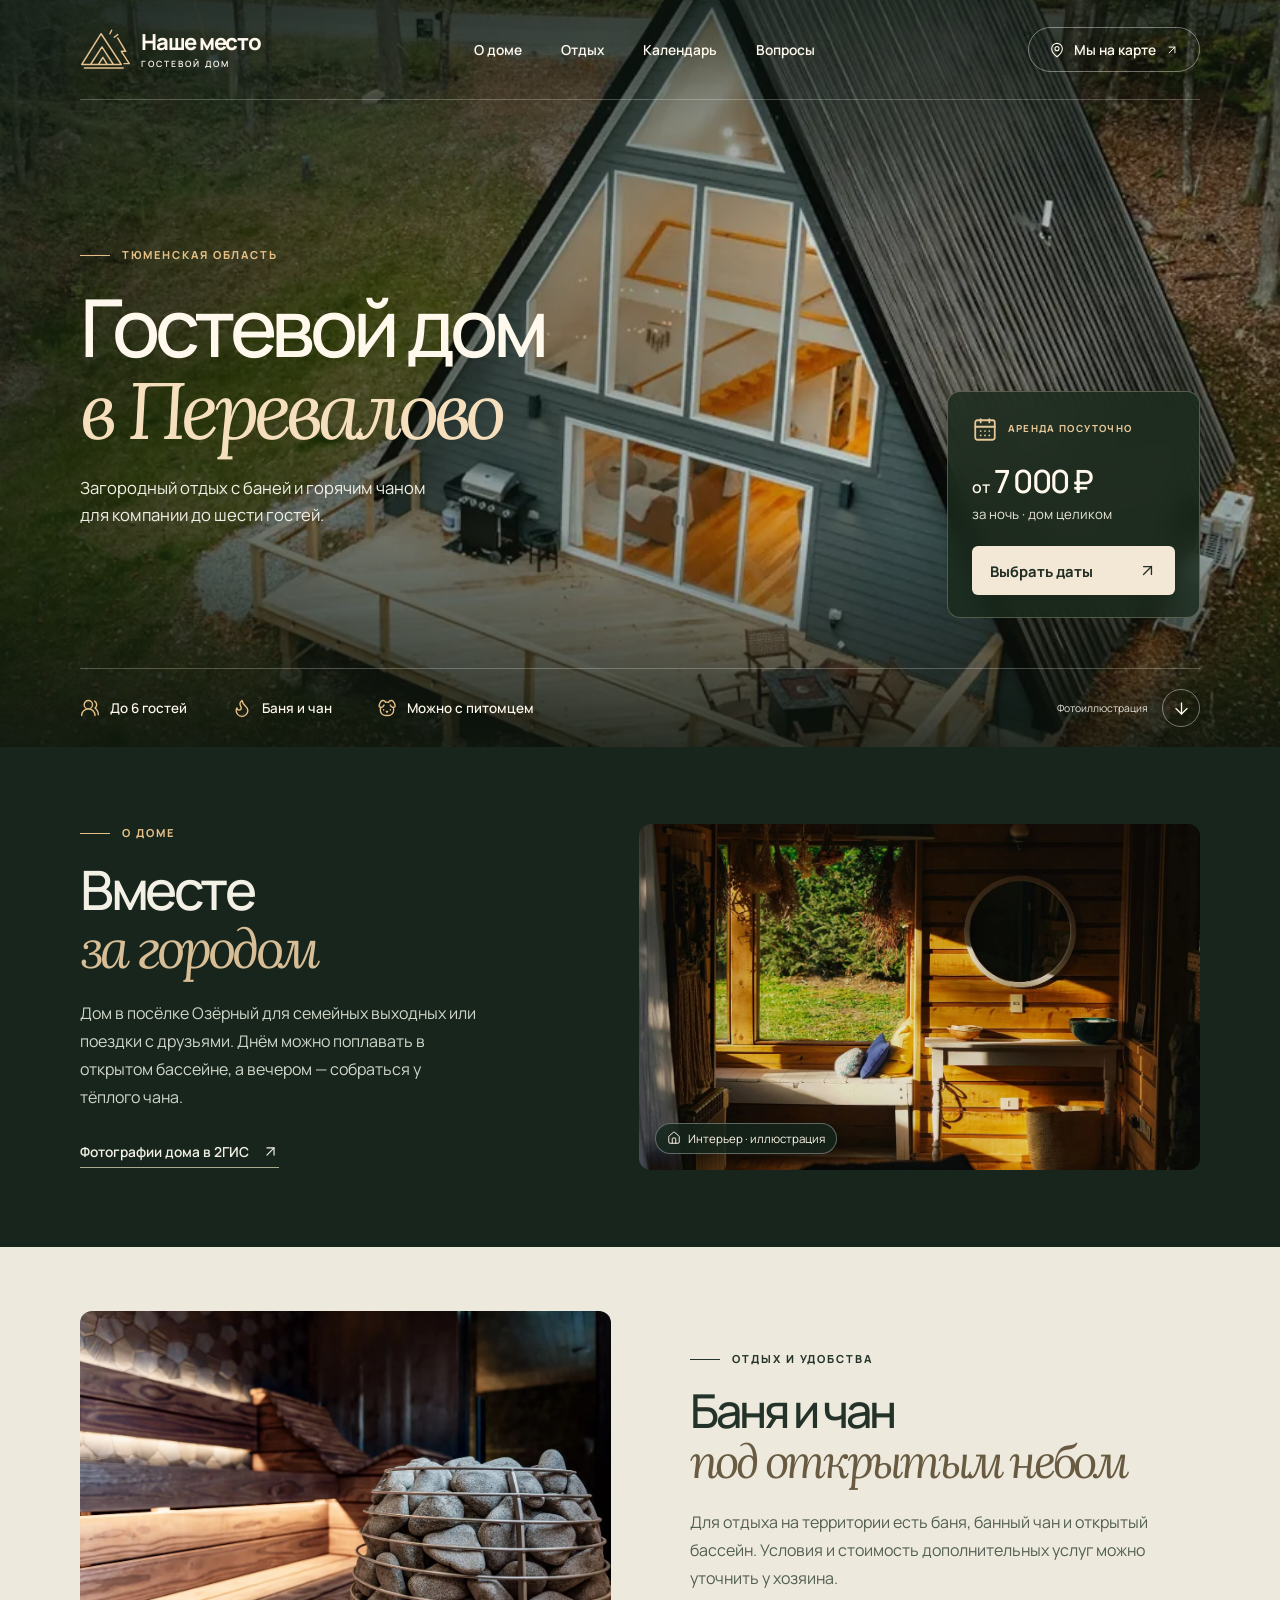
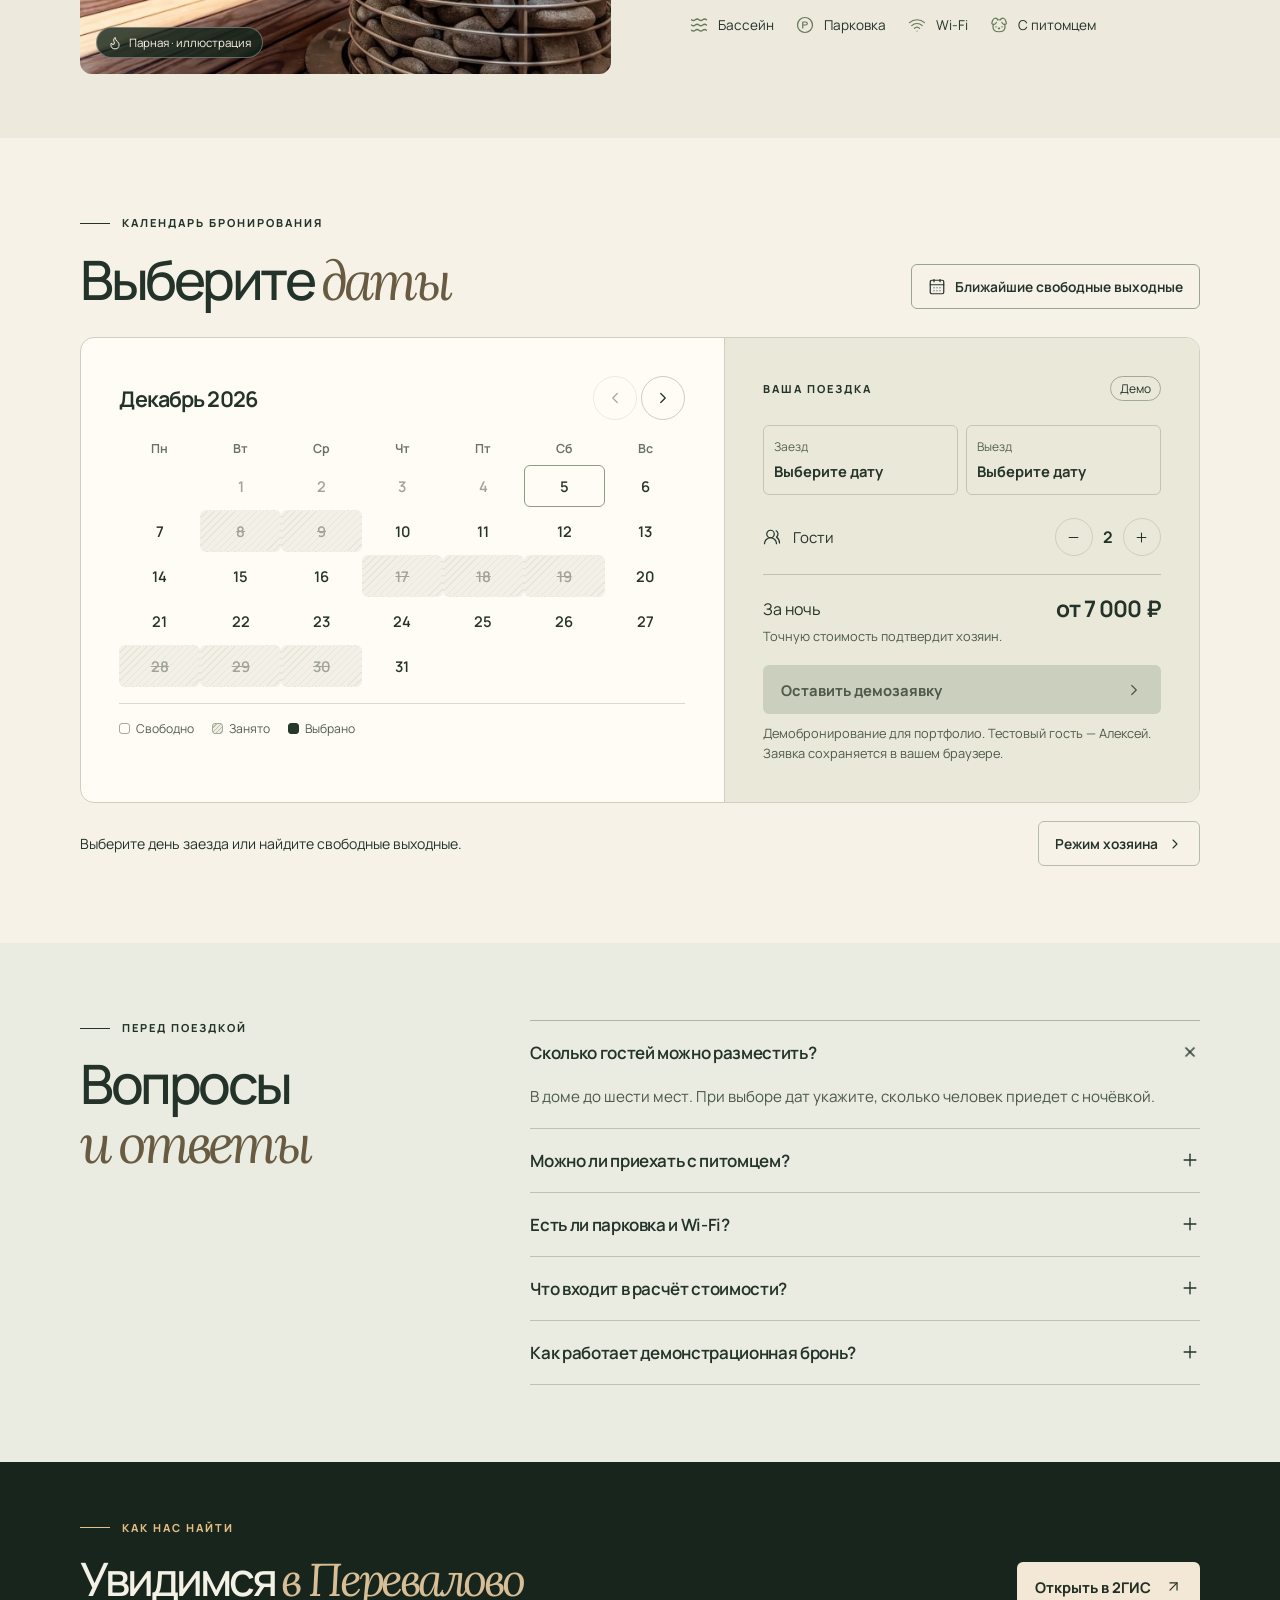
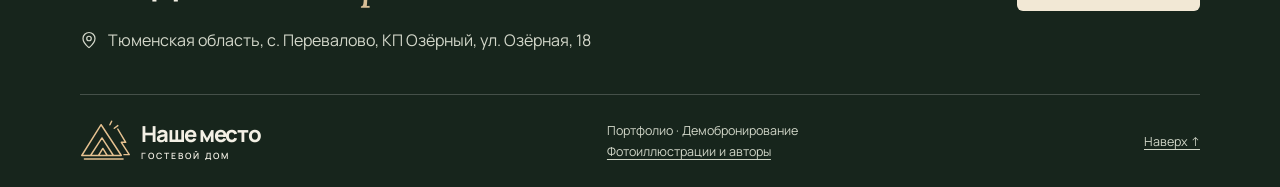
<file: index.html>
<!doctype html>
<html lang="ru" data-type="place">
  <head>
    <meta charset="utf-8" />
    <meta name="viewport" content="width=device-width, initial-scale=1" />
    <meta name="theme-color" content="#1c251e" />
    <meta
      name="description"
      content="Гостевой дом «Наше место» в Перевалово под Тюменью. Дом до шести гостей, баня и чан. Портфолио с демонстрационным календарём."
    />
    <meta
      property="og:title"
      content="Наше место — гостевой дом в Перевалово"
    />
    <meta
      property="og:description"
      content="Выберите свободные выходные и рассчитайте стоимость отдыха в демокалендаре."
    />
    <meta property="og:image" content="./photos/hero.webp" />
    <link rel="icon" href="./mark.svg" type="image/svg+xml" />
    <link
      rel="preload"
      as="image"
      media="(min-width: 641px)"
      href="./photos/hero.webp"
      fetchpriority="high"
    />
    <title>Наше место — гостевой дом в Перевалово</title>
    <script type="module" crossorigin src="./assets/index-8vX4NIQi.js"></script>
    <style>@font-face{font-family:Manrope Variable;font-style:normal;font-display:swap;font-weight:200 800;src:url([data-uri])format("woff2-variations");unicode-range:U+460-52F,U+1C80-1C8A,U+20B4,U+2DE0-2DFF,U+A640-A69F,U+FE2E-FE2F}@font-face{font-family:Manrope Variable;font-style:normal;font-display:swap;font-weight:200 800;src:url(assets/manrope-cyrillic-wght-normal-Dvxsihut.woff2)format("woff2-variations");unicode-range:U+301,U+400-45F,U+490-491,U+4B0-4B1,U+2116}@font-face{font-family:Manrope Variable;font-style:normal;font-display:swap;font-weight:200 800;src:url(assets/manrope-greek-wght-normal-DL7QRZyv.woff2)format("woff2-variations");unicode-range:U+370-377,U+37A-37F,U+384-38A,U+38C,U+38E-3A1,U+3A3-3FF}@font-face{font-family:Manrope Variable;font-style:normal;font-display:swap;font-weight:200 800;src:url(assets/manrope-vietnamese-wght-normal-usUDDRr7.woff2)format("woff2-variations");unicode-range:U+102-103,U+110-111,U+128-129,U+168-169,U+1A0-1A1,U+1AF-1B0,U+300-301,U+303-304,U+308-309,U+323,U+329,U+1EA0-1EF9,U+20AB}@font-face{font-family:Manrope Variable;font-style:normal;font-display:swap;font-weight:200 800;src:url(assets/manrope-latin-ext-wght-normal-Ch3YOpNY.woff2)format("woff2-variations");unicode-range:U+100-2BA,U+2BD-2C5,U+2C7-2CC,U+2CE-2D7,U+2DD-2FF,U+304,U+308,U+329,U+1D00-1DBF,U+1E00-1E9F,U+1EF2-1EFF,U+2020,U+20A0-20AB,U+20AD-20C0,U+2113,U+2C60-2C7F,U+A720-A7FF}@font-face{font-family:Manrope Variable;font-style:normal;font-display:swap;font-weight:200 800;src:url(assets/manrope-latin-wght-normal-DHIcAJRg.woff2)format("woff2-variations");unicode-range:U+??,U+131,U+152-153,U+2BB-2BC,U+2C6,U+2DA,U+2DC,U+304,U+308,U+329,U+2000-206F,U+20AC,U+2122,U+2191,U+2193,U+2212,U+2215,U+FEFF,U+FFFD}@font-face{font-family:Lora;font-style:italic;font-display:swap;font-weight:400;src:url(assets/lora-cyrillic-400-italic-BZqWJcgY.woff2)format("woff2"),url(assets/lora-cyrillic-400-italic-rXhP2Nh9.woff)format("woff")}@font-face{font-family:Lora;font-style:italic;font-display:swap;font-weight:400;src:url(assets/lora-latin-400-italic-DYjZp4sZ.woff2)format("woff2"),url(assets/lora-latin-400-italic-wRLkZNVE.woff)format("woff")}:root{color:#243329;font-synthesis:none;--green:#26382a;--dark:#17251c;--sand:#f2e8d5;--line:#cecfc1;--gold:#e5bf85;background:#f6f3eb;font-family:Manrope Variable,Arial,sans-serif}*{box-sizing:border-box}html{scroll-behavior:smooth;scroll-padding-top:16px}body{margin:0}button,a,input{font:inherit}button,a{-webkit-tap-highlight-color:transparent}a{color:inherit;text-decoration:none}button{cursor:pointer;color:inherit}button:disabled{cursor:default}button:focus-visible,a:focus-visible{outline-offset:3px;outline:3px solid #cf893d}button{background:0 0;border:0}img{object-fit:cover;width:100%;height:100%;display:block}svg{stroke-width:1.65px;flex-shrink:0}.wrap{width:min(87.5%,1360px);margin:0 auto}.skip{z-index:100;background:#fff;padding:14px;position:fixed;top:-100px;left:10px}.skip:focus{top:10px}.overline{letter-spacing:.18em;align-items:center;gap:12px;font-size:.69rem;font-weight:750;line-height:1.5;display:flex}.overline>span:first-child:empty{background:currentColor;width:30px;height:1px}.hero{isolation:isolate;color:#fff8ec;background:#354034;flex-direction:column;height:min(83svh,850px);min-height:640px;display:flex;position:relative}.hero-photo,.hero-shade{z-index:-2;position:absolute;inset:0}.hero-photo{object-position:50% 55%}.hero-shade{z-index:-1;background:linear-gradient(90deg,#0c160eb0,#10191152 42%,#1017130f 70%,#0f161140),linear-gradient(#0a140f8c,#0000 31% 71%,#0a120cc4)}.mast{z-index:4;border-bottom:1px solid #ffffff40;flex:none;justify-content:space-between;align-items:center;gap:24px;height:100px;display:flex;position:relative}.brand{align-items:center;gap:10px;display:inline-flex}.mark{color:#e5c190;width:51px;height:48px}.brand>span{letter-spacing:-.055em;font-size:1.38rem;font-weight:750;line-height:1.08}.brand small{letter-spacing:.23em;margin-top:6px;font-size:.54rem;font-weight:600;display:block}.nav{align-items:center;gap:clamp(20px,3vw,46px);display:flex}.nav a,.map-top{font-size:.86rem;font-weight:600}.nav a{border-bottom:1px solid #0000;padding:10px 0}.nav a:hover{border-color:var(--gold)}.map-top{border:1px solid #ffffff65;border-radius:30px;align-items:center;gap:9px;padding:12px 20px;display:inline-flex}.map-top:hover,.down:hover{background:#ffffff1f}.menu-toggle,.mobile-book{display:none!important}.hero-body{flex:1;justify-content:space-between;align-items:center;gap:30px;padding:44px 0 36px;display:flex}.hero-copy{animation:.65s ease-out both arrive}.hero-loc,.light-label{color:var(--gold)}h1,h2,h3,p{margin:0}h1,h2{letter-spacing:-.064em;font-weight:520}h1{margin:22px 0;font-size:clamp(4.2rem,6.25vw,7.1rem);line-height:1.03}h1 em,h2 em{letter-spacing:-.07em;font-family:Lora,Georgia,serif;font-weight:400}h1 em{color:#f5dfbd}.hero-copy p{color:#f1f0e6;font-size:clamp(.98rem,1.3vw,1.25rem);line-height:1.65}.hero-card{-webkit-backdrop-filter:blur(11px);backdrop-filter:blur(11px);background:#1a2a1dd1;border:1px solid #fbedd13f;border-radius:13px;align-self:flex-end;width:clamp(220px,19.8vw,300px);margin-bottom:14px;padding:25px 24px 22px;animation:.7s ease-out both arrive;box-shadow:0 14px 42px #111c171a}.card-head{color:#e6c797;align-items:center;gap:10px;display:flex}.card-head .overline{letter-spacing:.14em;font-size:.61rem}.card-price{letter-spacing:-.055em;white-space:nowrap;margin-top:19px;font-size:clamp(2rem,2.5vw,2.9rem);font-weight:550;line-height:1.2}.card-price>span{letter-spacing:0;font-size:1rem}.per-night{color:#e7e5d9;margin:5px 0 23px;font-size:.83rem}.primary,.book-button{background:var(--sand);color:#222e23;border-radius:6px;justify-content:space-between;align-items:center;gap:14px;min-height:49px;padding:13px 18px;font-size:.92rem;font-weight:720;transition:background .18s,transform .18s;display:inline-flex}.primary:hover{background:#fff3de;transform:translateY(-1px)}.hero-card .primary{width:100%}.hero-bottom{border-top:1px solid #ffffff40;justify-content:space-between;align-items:center;min-height:79px;display:flex}.quick-facts{gap:clamp(25px,3.5vw,65px);display:flex}.quick-facts span,.amenities span{align-items:center;gap:10px;display:inline-flex}.quick-facts span{font-size:.84rem;font-weight:550}.quick-facts svg{color:var(--gold);width:20px}.down{border:1px solid #ffffff65;border-radius:50%;place-items:center;width:38px;height:38px;display:grid}.dark-section,footer{background:var(--dark);color:#f3f0e5}.about{padding:clamp(60px,6vw,110px) 0}.about-grid,.rest-grid{grid-template-columns:.9fr 1.1fr;align-items:center;gap:9%;display:grid}h2{margin:18px 0 22px;font-size:clamp(2.8rem,4.25vw,5rem);line-height:1.07}h2 em{color:#685b42}.dark-section h2 em,footer h2 em{color:#d7be96}.about-text p,.rest-copy p,.footer-main p{font-size:1rem;line-height:1.75}.about-text p{color:#d0d6c9;max-width:40ch}.about-photo,.rest-photo{border-radius:12px;position:relative;overflow:hidden}.about-photo{aspect-ratio:1.62}.about-photo img,.rest-photo img{transition:transform .55s}.about-photo:hover img,.rest-photo:hover img{transform:scale(1.025)}.image-tag{color:#fff5e7;background:#15271dcf;border:1px solid #ffffff50;border-radius:20px;align-items:center;gap:7px;padding:7px 11px;font-size:.72rem;display:flex;position:absolute;bottom:16px;left:16px}.line-link{border-bottom:1px solid #a8aa91;align-items:center;gap:13px;margin-top:25px;padding:6px 0;font-size:.86rem;font-weight:600;display:inline-flex}.line-link:hover{color:var(--gold)}.rest-section{background:#ede9dd;padding:clamp(56px,5vw,82px) 0}.rest-grid{grid-template-columns:1.02fr .98fr;gap:7%}.rest-photo{aspect-ratio:1.46}.rest-copy h2{font-size:clamp(2.55rem,3.65vw,4.5rem)}.rest-copy p{color:#526052;max-width:47ch}.amenities{flex-wrap:wrap;gap:12px 22px;margin-top:24px;display:flex}.amenities span{font-size:.85rem}.amenities svg{color:#657957}.booking,.faq{padding:clamp(58px,6vw,100px) 0}.booking{background:#f6f2e8}.booking-heading,.calendar-head,.guests,.guests>span,.stepper,.total,.booking-tools,.reservation-intro,.dialog-top,.footer-main,.footer-end,.owner-actions{justify-content:space-between;align-items:center;gap:12px;display:flex}.booking-heading{align-items:flex-end;margin-bottom:28px}.booking-heading h2{margin-bottom:0}.weekend,.booking-tools button{border:1px solid #9aa590;border-radius:6px;justify-content:center;align-items:center;gap:9px;min-height:44px;padding:12px 16px;font-size:.86rem;font-weight:650;display:inline-flex}.weekend:hover,.booking-tools button:hover{background:#e8ebde}.book-layout{border:1px solid var(--line);background:#fffcf5;border-radius:14px;grid-template-columns:1.15fr .85fr;display:grid;overflow:hidden}.calendar,.reservation{padding:clamp(20px,3vw,48px)}.calendar-head{margin-bottom:20px}.calendar-head h3{text-transform:capitalize;letter-spacing:-.04em;font-size:1.35rem;font-weight:670}.month-buttons{gap:4px;display:flex}.month-buttons button,.stepper button,.close{border:1px solid #cfcebf;border-radius:50%;place-items:center;width:44px;height:44px;display:grid}.month-buttons button:disabled,.stepper button:disabled{opacity:.4}.weekdays,.days{text-align:center;grid-template-columns:repeat(7,minmax(0,1fr));display:grid}.weekdays{color:#687367;margin-bottom:8px;font-size:.78rem;font-weight:650}.days{row-gap:3px}.days button{border:1px solid #0000;border-radius:6px;min-height:42px;padding:0;font-size:.92rem;font-weight:600}.days button:not(:disabled):hover,.stepper button:not(:disabled):hover,.month-buttons button:not(:disabled):hover{background:#e6eddb}.days button:disabled{color:#a0a396}.days .blocked{background:repeating-linear-gradient(135deg,#f3f0e8 0 4px,#e8e5da 4px 5px);text-decoration:line-through}.days .today{border-color:#8e9c84}.days .in-range{background:#dde6d6}.days .selected,.days .selected:hover{color:#fff;background:var(--green)!important}.legend{color:#535d51;border-top:1px solid #d9dacd;flex-wrap:wrap;gap:18px;margin-top:16px;padding-top:16px;font-size:.76rem;display:flex}.legend span{align-items:center;gap:6px;display:flex}.legend i{border:1px solid #a3ab9b;border-radius:3px;width:11px;height:11px}.legend .taken{background:repeating-linear-gradient(135deg,#efeee5 0 2px,#bcbcad 2px 3px)}.legend .chosen{background:var(--green);border-color:var(--green)}.reservation{border-left:1px solid var(--line);background:#eae9d9}.demo-tag{border:1px solid #a1aa96;border-radius:20px;padding:3px 9px;font-size:.75rem}.date-summary{grid-template-columns:1fr 1fr;gap:8px;margin:24px 0 10px;display:grid}.date-summary>div{border:1px solid #c2c6b4;border-radius:6px;padding:12px 10px}.date-summary small{color:#556350;margin-bottom:5px;font-size:.75rem;display:block}.date-summary strong{font-size:.92rem}.change{text-underline-offset:3px;padding:5px 0;font-size:.84rem;text-decoration:underline}.guests{border-bottom:1px solid #bcc2af;padding:13px 0 18px}.guests>span{justify-content:flex-start;font-size:.94rem}.stepper{gap:10px}.stepper button{width:38px;height:38px}.total{margin:18px 0 3px}.total strong{letter-spacing:-.04em;font-size:1.42rem}.fine,.demo-note{color:#4e5a4b;font-size:.8rem;line-height:1.55}.book-button{background:var(--green);color:#fff;width:100%;margin:18px 0 10px}.book-button:disabled{color:#4e5949;background:#cbd0be}.book-button:not(:disabled):hover{background:#3d513e}.booking-tools{margin-top:18px;font-size:.88rem}.booking-tools button{border-color:#b4bdab;flex-shrink:0}.guest-status{border-left:3px solid #627a57;align-items:center;gap:12px;margin-top:18px;padding-left:12px;font-size:.9rem;line-height:1.65;display:flex}.faq{background:#eaece2}.faq-grid{grid-template-columns:.7fr 1.3fr;gap:8%;display:grid}.faq h2{margin-bottom:0}.questions{border-top:1px solid #aeb6a5}.question{border-bottom:1px solid #bdc3b2}.question summary{text-align:left;letter-spacing:-.02em;justify-content:space-between;align-items:center;gap:15px;width:100%;padding:20px 0;font-size:1.06rem;font-weight:620;display:flex}.question p{color:#4c5949;padding:0 32px 18px 0;font-size:.95rem;line-height:1.7}footer{padding:58px 0 22px}.footer-main{padding-bottom:40px}.footer-main h2{font-size:clamp(2.15rem,3.6vw,4.15rem)}.footer-main p{color:#d3d7ca;align-items:center;gap:10px;display:flex}.footer-main .primary{white-space:nowrap}.footer-end{border-top:1px solid #ffffff32;padding-top:22px}.footer-end>div,.back-top{color:#d2d7c9;font-size:.78rem;line-height:1.7}.footer-end>div a,.back-top{text-underline-offset:3px;text-decoration:underline}.owner-dialog{color:var(--green);background:#f8f5ea;border:0;border-radius:14px;width:min(470px,94vw);max-height:82svh;padding:0;box-shadow:0 20px 100px #0004}.owner-dialog::backdrop{background:#142219a8}.owner-inner{padding:26px}.owner-inner h2{font-size:2.1rem}.owner-inner p{margin-bottom:14px;line-height:1.6}.owner-list article{border-top:1px solid #c2c9bb;padding:14px 0}.owner-list small{font-weight:700}.owner-list h3{margin:7px 0}.owner-actions{justify-content:flex-start}.owner-actions button,.reset-box button{background:var(--green);color:#f7f2e9;border-radius:5px;padding:11px 13px}.owner-actions button+button,.reset-box button+button{color:var(--green);background:#e5e4d7}.reset-box{margin-top:16px}@keyframes arrive{0%{opacity:0;transform:translateY(9px)}to{opacity:1;transform:none}}@media (max-width:900px){.wrap{width:90%}.mast{height:82px}.map-top{padding:10px 12px}.nav{gap:20px}.hero{min-height:590px}.hero-card{padding:19px}.about-grid,.rest-grid,.faq-grid{gap:5%}.calendar,.reservation{padding:22px}.about-photo{aspect-ratio:1.3}}@media (max-width:680px){.wrap{width:89%}.hero{height:auto;min-height:clamp(560px,83svh,740px)}.hero-shade{background:linear-gradient(90deg,#0b190fc9,#10201736 87%),linear-gradient(#0e201354,#0000 52%,#0b160ed9)}.hero-photo{object-position:50% 52%}.mast{height:74px}.brand .mark{width:42px;height:42px}.brand>span{font-size:1.16rem}.brand small{font-size:.5rem}.map-top{display:none}.menu-toggle{width:44px;height:44px;color:inherit;border:1px solid #fff6;border-radius:50%;place-items:center;display:grid!important}.nav{display:none}.nav.opened{background:#233527;border-radius:8px;gap:1px;min-width:180px;padding:10px 18px;display:grid;position:absolute;top:64px;right:0;box-shadow:0 8px 36px #0004}.nav a{padding:13px 6px}.hero-body{align-items:center;padding:42px 0 34px}.hero-card{display:none}.mobile-book{margin-top:23px;display:inline-flex!important}.hero-loc{font-size:.62rem}.hero h1{margin:17px 0;font-size:clamp(2.9rem,10.5vw,4.4rem)}.hero-copy p{font-size:.96rem;line-height:1.6}.hero-bottom{min-height:76px}.quick-facts{justify-content:space-between;gap:6px;width:100%}.quick-facts span{flex-direction:column;align-items:flex-start;gap:3px;font-size:.69rem;display:flex}.quick-facts svg{width:18px;height:18px}.down{display:none}.about,.rest-section,.booking,.faq{padding:46px 0}.about-grid,.rest-grid,.faq-grid,.book-layout{grid-template-columns:1fr}.about-grid,.rest-grid,.faq-grid{gap:27px}h2{margin:13px 0 16px;font-size:2.8rem}.about-text h2 br{display:none}.about-text h2 br:after,.about-text h2 em:before{content:" "}.about-photo,.rest-photo{aspect-ratio:1.5}.rest-photo{order:2}.booking-heading{flex-direction:column;align-items:flex-start;gap:17px}.booking-heading h2{margin-bottom:0}.weekend{font-size:.8rem}.reservation{border-left:0;border-top:1px solid var(--line)}.calendar,.reservation{padding:17px}.days button{min-height:40px}.booking-tools{flex-direction:column;align-items:flex-start}.faq h2 br{display:none}.faq h2 em:before{content:" "}.question summary{font-size:1rem}.footer-main,.footer-end{flex-wrap:wrap;align-items:flex-start;gap:22px}.footer-main{flex-direction:column}.footer-main p{align-items:flex-start;font-size:.88rem}.footer-main p svg{margin-top:4px}.footer-end .back-top{margin-left:auto}.footer-end>div{order:2;width:100%}.footer-end{row-gap:15px}.owner-inner{padding:17px}.overline{font-size:.63rem}}@media (max-width:360px){.desktop-break{display:none}.quick-facts span{font-size:.64rem}.calendar,.reservation{padding:12px}.legend{gap:10px}.footer-main p{gap:6px}}@media (prefers-reduced-motion:reduce){html{scroll-behavior:auto}*,:before,:after{transition:none!important;animation:none!important}}.hero-credit{color:#e2e3d8;margin-left:auto;margin-right:14px;font-size:.65rem}@media (max-width:680px){.hero-credit{margin:0;font-size:.6rem;position:absolute;bottom:83px;right:5.5%}}.mobile-rate{display:none}@media (max-width:680px){.mobile-rate{color:#f8ddb4;margin-top:16px;font-size:.86rem;font-weight:700;display:block}.mobile-book{margin-top:12px}}.question summary{cursor:pointer;list-style:none}.question summary::-webkit-details-marker{display:none}.question[open] summary svg{transform:rotate(45deg)}.question summary:focus-visible{outline-offset:3px;outline:3px solid #cf893d}
</style>
  </head>
  <body>
    <div id="root"><a href="#house" class="skip">К содержанию</a><main><section class="hero" id="top" aria-labelledby="hero-title"><picture><source media="(max-width: 640px)" srcSet="./photos/hero-mobile.webp"/><img class="hero-photo" src="./photos/hero.webp" alt="" fetchPriority="high"/></picture><div class="hero-shade"></div><header class="wrap mast"><a class="brand" href="#top" aria-label="Наше место, в начало"><svg aria-hidden="true" viewBox="0 0 58 51" fill="none" class="mark"><g stroke="currentColor" stroke-width="1.65" stroke-linecap="round" stroke-linejoin="round"><path d="M2 42 24 7l23 35H2Zm10 0 13-20 13 20m-17 0 5-8 5 8M43 12l9 15h-5l9 14h-6M34 7l2-4m3 8 4-3M5 46h44"></path></g></svg><span>Наше место<small>ГОСТЕВОЙ ДОМ</small></span></a><nav aria-label="Основное меню" id="main-menu" class="nav"><a href="#house">О доме</a><a href="#rest">Отдых</a><a href="#booking">Календарь</a><a href="#faq">Вопросы</a></nav><a class="map-top" href="https://2gis.ru/tyumen/firm/70000001086782762" target="_blank" rel="noreferrer"><svg xmlns="http://www.w3.org/2000/svg" width="16" height="16" viewBox="0 0 24 24" fill="none" stroke="currentColor" stroke-width="2" stroke-linecap="round" stroke-linejoin="round" class="lucide lucide-map-pin" aria-hidden="true"><path d="M20 10c0 4.993-5.539 10.193-7.399 11.799a1 1 0 0 1-1.202 0C9.539 20.193 4 14.993 4 10a8 8 0 0 1 16 0"></path><circle cx="12" cy="10" r="3"></circle></svg> Мы на карте <svg xmlns="http://www.w3.org/2000/svg" width="14" height="14" viewBox="0 0 24 24" fill="none" stroke="currentColor" stroke-width="2" stroke-linecap="round" stroke-linejoin="round" class="lucide lucide-arrow-up-right" aria-hidden="true"><path d="M7 7h10v10"></path><path d="M7 17 17 7"></path></svg></a><button class="menu-toggle" style="visibility:hidden" aria-label="Открыть меню" aria-expanded="false" aria-controls="main-menu"><svg xmlns="http://www.w3.org/2000/svg" width="24" height="24" viewBox="0 0 24 24" fill="none" stroke="currentColor" stroke-width="2" stroke-linecap="round" stroke-linejoin="round" class="lucide lucide-menu" aria-hidden="true"><path d="M4 5h16"></path><path d="M4 12h16"></path><path d="M4 19h16"></path></svg></button></header><div class="wrap hero-body"><div class="hero-copy"><div class="overline hero-loc"><span></span> ТЮМЕНСКАЯ ОБЛАСТЬ</div><h1 id="hero-title">Гостевой дом<br/><em>в Перевалово</em></h1><p>Загородный отдых с баней и горячим чаном<br class="desktop-break"/> для компании до шести гостей.</p><div class="mobile-rate">От <!-- -->7 000 ₽<!-- --> за ночь</div><a class="mobile-book primary" href="#booking"><svg xmlns="http://www.w3.org/2000/svg" width="19" height="19" viewBox="0 0 24 24" fill="none" stroke="currentColor" stroke-width="2" stroke-linecap="round" stroke-linejoin="round" class="lucide lucide-calendar-days" aria-hidden="true"><path d="M8 2v3"></path><path d="M16 2v3"></path><rect x="3" y="3" width="18" height="18" rx="2"></rect><path d="M3 9h18"></path><path d="M8 13h.01"></path><path d="M12 13h.01"></path><path d="M16 13h.01"></path><path d="M8 17h.01"></path><path d="M12 17h.01"></path><path d="M16 17h.01"></path></svg>Выбрать даты</a></div><aside class="hero-card"><div class="card-head"><svg xmlns="http://www.w3.org/2000/svg" width="26" height="26" viewBox="0 0 24 24" fill="none" stroke="currentColor" stroke-width="1.45" stroke-linecap="round" stroke-linejoin="round" class="lucide lucide-calendar-days" aria-hidden="true"><path d="M8 2v3"></path><path d="M16 2v3"></path><rect x="3" y="3" width="18" height="18" rx="2"></rect><path d="M3 9h18"></path><path d="M8 13h.01"></path><path d="M12 13h.01"></path><path d="M16 13h.01"></path><path d="M8 17h.01"></path><path d="M12 17h.01"></path><path d="M16 17h.01"></path></svg><span class="overline">АРЕНДА ПОСУТОЧНО</span></div><div class="card-price"><span>от</span> <!-- -->7 000 ₽</div><div class="per-night">за ночь · дом целиком</div><a href="#booking" class="primary">Выбрать даты <svg xmlns="http://www.w3.org/2000/svg" width="19" height="19" viewBox="0 0 24 24" fill="none" stroke="currentColor" stroke-width="2" stroke-linecap="round" stroke-linejoin="round" class="lucide lucide-arrow-up-right" aria-hidden="true"><path d="M7 7h10v10"></path><path d="M7 17 17 7"></path></svg></a></aside></div><div class="wrap hero-bottom"><div class="quick-facts"><span><svg xmlns="http://www.w3.org/2000/svg" width="24" height="24" viewBox="0 0 24 24" fill="none" stroke="currentColor" stroke-width="2" stroke-linecap="round" stroke-linejoin="round" class="lucide lucide-users-round lucide-users-2" aria-hidden="true"><path d="M18 21a8 8 0 0 0-16 0"></path><circle cx="10" cy="8" r="5"></circle><path d="M22 20c0-3.37-2-6.5-4-8a5 5 0 0 0-.45-8.3"></path></svg>До 6 гостей</span><span><svg xmlns="http://www.w3.org/2000/svg" width="24" height="24" viewBox="0 0 24 24" fill="none" stroke="currentColor" stroke-width="2" stroke-linecap="round" stroke-linejoin="round" class="lucide lucide-flame" aria-hidden="true"><path d="M12 3q1 4 4 6.5t3 5.5a1 1 0 0 1-14 0 5 5 0 0 1 1-3 1 1 0 0 0 5 0c0-2-1.5-3-1.5-5q0-2 2.5-4"></path></svg>Баня и чан</span><span><svg xmlns="http://www.w3.org/2000/svg" width="24" height="24" viewBox="0 0 24 24" fill="none" stroke="currentColor" stroke-width="2" stroke-linecap="round" stroke-linejoin="round" class="lucide lucide-dog" aria-hidden="true"><path d="M11.25 16.25h1.5L12 17z"></path><path d="M16 14v.5"></path><path d="M4.42 11.247A13.152 13.152 0 0 0 4 14.556C4 18.728 7.582 21 12 21s8-2.272 8-6.444a11.702 11.702 0 0 0-.493-3.309"></path><path d="M8 14v.5"></path><path d="M8.5 8.5c-.384 1.05-1.083 2.028-2.344 2.5-1.931.722-3.576-.297-3.656-1-.113-.994 1.177-6.53 4-7 1.923-.321 3.651.845 3.651 2.235A7.497 7.497 0 0 1 14 5.277c0-1.39 1.844-2.598 3.767-2.277 2.823.47 4.113 6.006 4 7-.08.703-1.725 1.722-3.656 1-1.261-.472-1.855-1.45-2.239-2.5"></path></svg>Можно с питомцем</span></div><span class="hero-credit">Фотоиллюстрация</span><a href="#house" class="down" aria-label="Подробнее о доме"><svg xmlns="http://www.w3.org/2000/svg" width="19" height="19" viewBox="0 0 24 24" fill="none" stroke="currentColor" stroke-width="2" stroke-linecap="round" stroke-linejoin="round" class="lucide lucide-arrow-down" aria-hidden="true"><path d="M12 5v14"></path><path d="m19 12-7 7-7-7"></path></svg></a></div></section><section id="house" class="about dark-section"><div class="wrap about-grid"><div class="about-text"><div class="overline light-label"><span></span> О ДОМЕ</div><h2>Вместе<br/><em>за городом</em></h2><p>Дом в посёлке Озёрный для семейных выходных или поездки с друзьями. Днём можно поплавать в открытом бассейне, а вечером — собраться у тёплого чана.</p><a class="line-link" href="https://2gis.ru/tyumen/gallery/firm/70000001086782762" target="_blank" rel="noreferrer">Фотографии дома в 2ГИС <svg xmlns="http://www.w3.org/2000/svg" width="17" height="17" viewBox="0 0 24 24" fill="none" stroke="currentColor" stroke-width="2" stroke-linecap="round" stroke-linejoin="round" class="lucide lucide-arrow-up-right" aria-hidden="true"><path d="M7 7h10v10"></path><path d="M7 17 17 7"></path></svg></a></div><div class="about-photo"><img src="./photos/interior.webp" alt="Иллюстрация интерьера загородного дома" loading="lazy"/><span class="image-tag"><svg xmlns="http://www.w3.org/2000/svg" width="14" height="14" viewBox="0 0 24 24" fill="none" stroke="currentColor" stroke-width="2" stroke-linecap="round" stroke-linejoin="round" class="lucide lucide-house lucide-home" aria-hidden="true"><path d="M15 21v-8a1 1 0 0 0-1-1h-4a1 1 0 0 0-1 1v8"></path><path d="M3 10a2 2 0 0 1 .709-1.528l7-6a2 2 0 0 1 2.582 0l7 6A2 2 0 0 1 21 10v9a2 2 0 0 1-2 2H5a2 2 0 0 1-2-2z"></path></svg> Интерьер · иллюстрация</span></div></div></section><section id="rest" class="rest-section"><div class="wrap rest-grid"><div class="rest-photo"><img src="./photos/retreat.webp" alt="Деревянная парная с каменкой" loading="lazy"/><span class="image-tag"><svg xmlns="http://www.w3.org/2000/svg" width="14" height="14" viewBox="0 0 24 24" fill="none" stroke="currentColor" stroke-width="2" stroke-linecap="round" stroke-linejoin="round" class="lucide lucide-flame" aria-hidden="true"><path d="M12 3q1 4 4 6.5t3 5.5a1 1 0 0 1-14 0 5 5 0 0 1 1-3 1 1 0 0 0 5 0c0-2-1.5-3-1.5-5q0-2 2.5-4"></path></svg> Парная · иллюстрация</span></div><div class="rest-copy"><div class="overline"><span></span> ОТДЫХ И УДОБСТВА</div><h2>Баня и чан<br/><em>под открытым небом</em></h2><p>Для отдыха на территории есть баня, банный чан и открытый бассейн. Условия и стоимость дополнительных услуг можно уточнить у хозяина.</p><div class="amenities"><span><svg xmlns="http://www.w3.org/2000/svg" width="18" height="18" viewBox="0 0 24 24" fill="none" stroke="currentColor" stroke-width="2" stroke-linecap="round" stroke-linejoin="round" class="lucide lucide-waves-horizontal lucide-waves" aria-hidden="true"><path d="M2 12q2.5 2 5 0t5 0 5 0 5 0"></path><path d="M2 19q2.5 2 5 0t5 0 5 0 5 0"></path><path d="M2 5q2.5 2 5 0t5 0 5 0 5 0"></path></svg>Бассейн</span><span><svg xmlns="http://www.w3.org/2000/svg" width="18" height="18" viewBox="0 0 24 24" fill="none" stroke="currentColor" stroke-width="2" stroke-linecap="round" stroke-linejoin="round" class="lucide lucide-circle-letter-p lucide-parking-circle lucide-circle-parking" aria-hidden="true"><path d="M9 12h4a2 2 0 0 0 0-4H9.5a.5.5 0 0 0-.5.5V16"></path><circle cx="12" cy="12" r="10"></circle></svg>Парковка</span><span><svg xmlns="http://www.w3.org/2000/svg" width="18" height="18" viewBox="0 0 24 24" fill="none" stroke="currentColor" stroke-width="2" stroke-linecap="round" stroke-linejoin="round" class="lucide lucide-wifi" aria-hidden="true"><path d="M12 20h.01"></path><path d="M2 8.82a15 15 0 0 1 20 0"></path><path d="M5 12.859a10 10 0 0 1 14 0"></path><path d="M8.5 16.429a5 5 0 0 1 7 0"></path></svg>Wi-Fi</span><span><svg xmlns="http://www.w3.org/2000/svg" width="18" height="18" viewBox="0 0 24 24" fill="none" stroke="currentColor" stroke-width="2" stroke-linecap="round" stroke-linejoin="round" class="lucide lucide-dog" aria-hidden="true"><path d="M11.25 16.25h1.5L12 17z"></path><path d="M16 14v.5"></path><path d="M4.42 11.247A13.152 13.152 0 0 0 4 14.556C4 18.728 7.582 21 12 21s8-2.272 8-6.444a11.702 11.702 0 0 0-.493-3.309"></path><path d="M8 14v.5"></path><path d="M8.5 8.5c-.384 1.05-1.083 2.028-2.344 2.5-1.931.722-3.576-.297-3.656-1-.113-.994 1.177-6.53 4-7 1.923-.321 3.651.845 3.651 2.235A7.497 7.497 0 0 1 14 5.277c0-1.39 1.844-2.598 3.767-2.277 2.823.47 4.113 6.006 4 7-.08.703-1.725 1.722-3.656 1-1.261-.472-1.855-1.45-2.239-2.5"></path></svg>С питомцем</span></div></div></div></section><section class="booking" id="booking"><div class="wrap"><h2>Выберите <em>даты</em></h2><p>Для работы демокалендаря нужен JavaScript. Уточнить свободные даты у хозяина можно через 2ГИС.</p><a class="line-link" href="https://2gis.ru/tyumen/firm/70000001086782762">Связаться через 2ГИС <svg xmlns="http://www.w3.org/2000/svg" width="16" height="16" viewBox="0 0 24 24" fill="none" stroke="currentColor" stroke-width="2" stroke-linecap="round" stroke-linejoin="round" class="lucide lucide-arrow-up-right" aria-hidden="true"><path d="M7 7h10v10"></path><path d="M7 17 17 7"></path></svg></a></div></section><section id="faq" class="faq"><div class="wrap faq-grid"><div><div class="overline"><span></span> ПЕРЕД ПОЕЗДКОЙ</div><h2>Вопросы<br/><em>и ответы</em></h2></div><div class="questions"><details class="question" name="faq" open=""><summary>Сколько гостей можно разместить?<svg xmlns="http://www.w3.org/2000/svg" width="20" height="20" viewBox="0 0 24 24" fill="none" stroke="currentColor" stroke-width="2" stroke-linecap="round" stroke-linejoin="round" class="lucide lucide-plus" aria-hidden="true"><path d="M5 12h14"></path><path d="M12 5v14"></path></svg></summary><p>В доме до шести мест. При выборе дат укажите, сколько человек приедет с ночёвкой.</p></details><details class="question" name="faq"><summary>Можно ли приехать с питомцем?<svg xmlns="http://www.w3.org/2000/svg" width="20" height="20" viewBox="0 0 24 24" fill="none" stroke="currentColor" stroke-width="2" stroke-linecap="round" stroke-linejoin="round" class="lucide lucide-plus" aria-hidden="true"><path d="M5 12h14"></path><path d="M12 5v14"></path></svg></summary><p>Да, гостевой дом принимает гостей с животными. Условия размещения питомца можно уточнить у хозяина через карточку дома в 2ГИС.</p></details><details class="question" name="faq"><summary>Есть ли парковка и Wi-Fi?<svg xmlns="http://www.w3.org/2000/svg" width="20" height="20" viewBox="0 0 24 24" fill="none" stroke="currentColor" stroke-width="2" stroke-linecap="round" stroke-linejoin="round" class="lucide lucide-plus" aria-hidden="true"><path d="M5 12h14"></path><path d="M12 5v14"></path></svg></summary><p>На территории есть своя парковка. В доме гостям доступен Wi-Fi.</p></details><details class="question" name="faq"><summary>Что входит в расчёт стоимости?<svg xmlns="http://www.w3.org/2000/svg" width="20" height="20" viewBox="0 0 24 24" fill="none" stroke="currentColor" stroke-width="2" stroke-linecap="round" stroke-linejoin="round" class="lucide lucide-plus" aria-hidden="true"><path d="M5 12h14"></path><path d="M12 5v14"></path></svg></summary><p>Календарь показывает минимальную стоимость проживания по числу ночей. Стоимость бани, чана и бассейна уточняют отдельно. Точную сумму подтверждает хозяин.</p></details><details class="question" name="faq"><summary>Как работает демонстрационная бронь?<svg xmlns="http://www.w3.org/2000/svg" width="20" height="20" viewBox="0 0 24 24" fill="none" stroke="currentColor" stroke-width="2" stroke-linecap="round" stroke-linejoin="round" class="lucide lucide-plus" aria-hidden="true"><path d="M5 12h14"></path><path d="M12 5v14"></path></svg></summary><p>Выберите свободные ночи и отправьте тестовую заявку. В режиме хозяина её можно подтвердить или отклонить. Заявка сохраняется в этом браузере. Для настоящей поездки свяжитесь с владельцем через 2ГИС.</p></details></div></div></section><footer><div class="wrap"><div class="footer-main"><div><div class="overline light-label"><span></span> КАК НАС НАЙТИ</div><h2>Увидимся <em>в Перевалово</em></h2><p><svg xmlns="http://www.w3.org/2000/svg" width="18" height="18" viewBox="0 0 24 24" fill="none" stroke="currentColor" stroke-width="2" stroke-linecap="round" stroke-linejoin="round" class="lucide lucide-map-pin" aria-hidden="true"><path d="M20 10c0 4.993-5.539 10.193-7.399 11.799a1 1 0 0 1-1.202 0C9.539 20.193 4 14.993 4 10a8 8 0 0 1 16 0"></path><circle cx="12" cy="10" r="3"></circle></svg>Тюменская область, с. Перевалово, КП Озёрный, ул. Озёрная, 18</p></div><a href="https://2gis.ru/tyumen/firm/70000001086782762" class="primary" target="_blank" rel="noreferrer">Открыть в 2ГИС <svg xmlns="http://www.w3.org/2000/svg" width="17" height="17" viewBox="0 0 24 24" fill="none" stroke="currentColor" stroke-width="2" stroke-linecap="round" stroke-linejoin="round" class="lucide lucide-arrow-up-right" aria-hidden="true"><path d="M7 7h10v10"></path><path d="M7 17 17 7"></path></svg></a></div><div class="footer-end"><a class="brand" href="#top" aria-label="Наше место, в начало"><svg aria-hidden="true" viewBox="0 0 58 51" fill="none" class="mark"><g stroke="currentColor" stroke-width="1.65" stroke-linecap="round" stroke-linejoin="round"><path d="M2 42 24 7l23 35H2Zm10 0 13-20 13 20m-17 0 5-8 5 8M43 12l9 15h-5l9 14h-6M34 7l2-4m3 8 4-3M5 46h44"></path></g></svg><span>Наше место<small>ГОСТЕВОЙ ДОМ</small></span></a><div>Портфолио · Демобронирование<br/><a href="./photography.html" target="_blank" rel="noreferrer">Фотоиллюстрации и авторы</a></div><a class="back-top" href="#top">Наверх ↑</a></div></div></footer></main></div>
  </body>
</html>
</file>
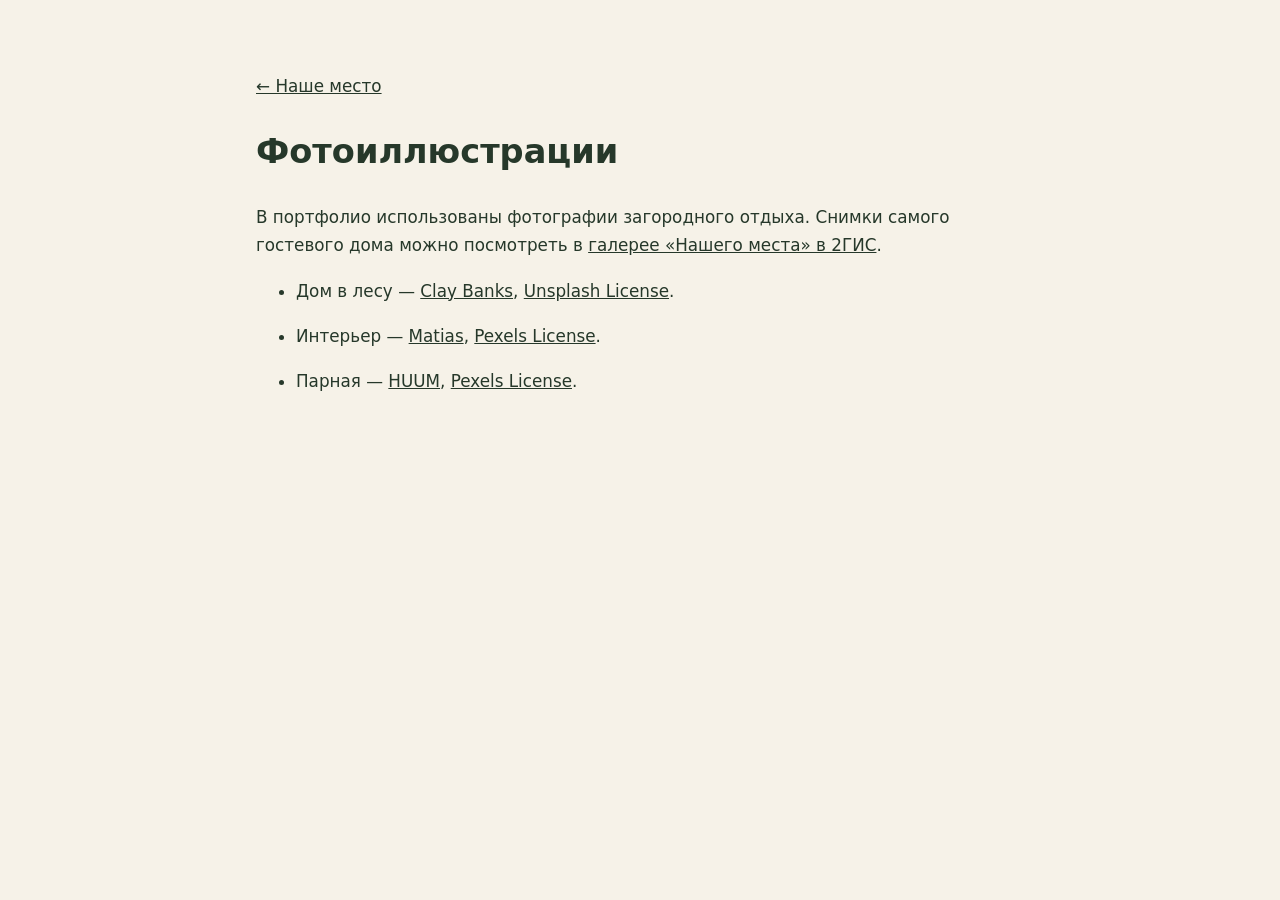
<file: photography.html>
<!doctype html>
<html lang="ru">
  <meta charset="utf-8" /><meta
    name="viewport"
    content="width=device-width,initial-scale=1"
  /><title>Фотоиллюстрации · Наше место</title
  ><style>
    body {
      font:
        1.05rem/1.7 system-ui,
        sans-serif;
      color: #26382a;
      background: #f6f2e8;
      max-width: 48rem;
      margin: 8vh auto;
      padding: 0 6vw;
    }
    a {
      color: inherit;
    }
    li {
      margin: 1em 0;
    }
  </style>
  <main>
    <a href="./">← Наше место</a>
    <h1>Фотоиллюстрации</h1>
    <p>
      В портфолио использованы фотографии загородного отдыха. Снимки самого
      гостевого дома можно посмотреть в
      <a href="https://2gis.ru/tyumen/gallery/firm/70000001086782762"
        >галерее «Нашего места» в 2ГИС</a
      >.
    </p>
    <ul>
      <li>
        Дом в лесу —
        <a href="https://unsplash.com/photos/STB9w0fjxxc">Clay Banks</a>,
        <a href="https://unsplash.com/license">Unsplash License</a>.
      </li>
      <li>
        Интерьер — <a href="https://www.pexels.com/photo/38982999/">Matias</a>,
        <a href="https://www.pexels.com/license/">Pexels License</a>.
      </li>
      <li>
        Парная — <a href="https://www.pexels.com/photo/36077607/">HUUM</a>,
        <a href="https://www.pexels.com/license/">Pexels License</a>.
      </li>
    </ul>
  </main>
</html>
</file>
